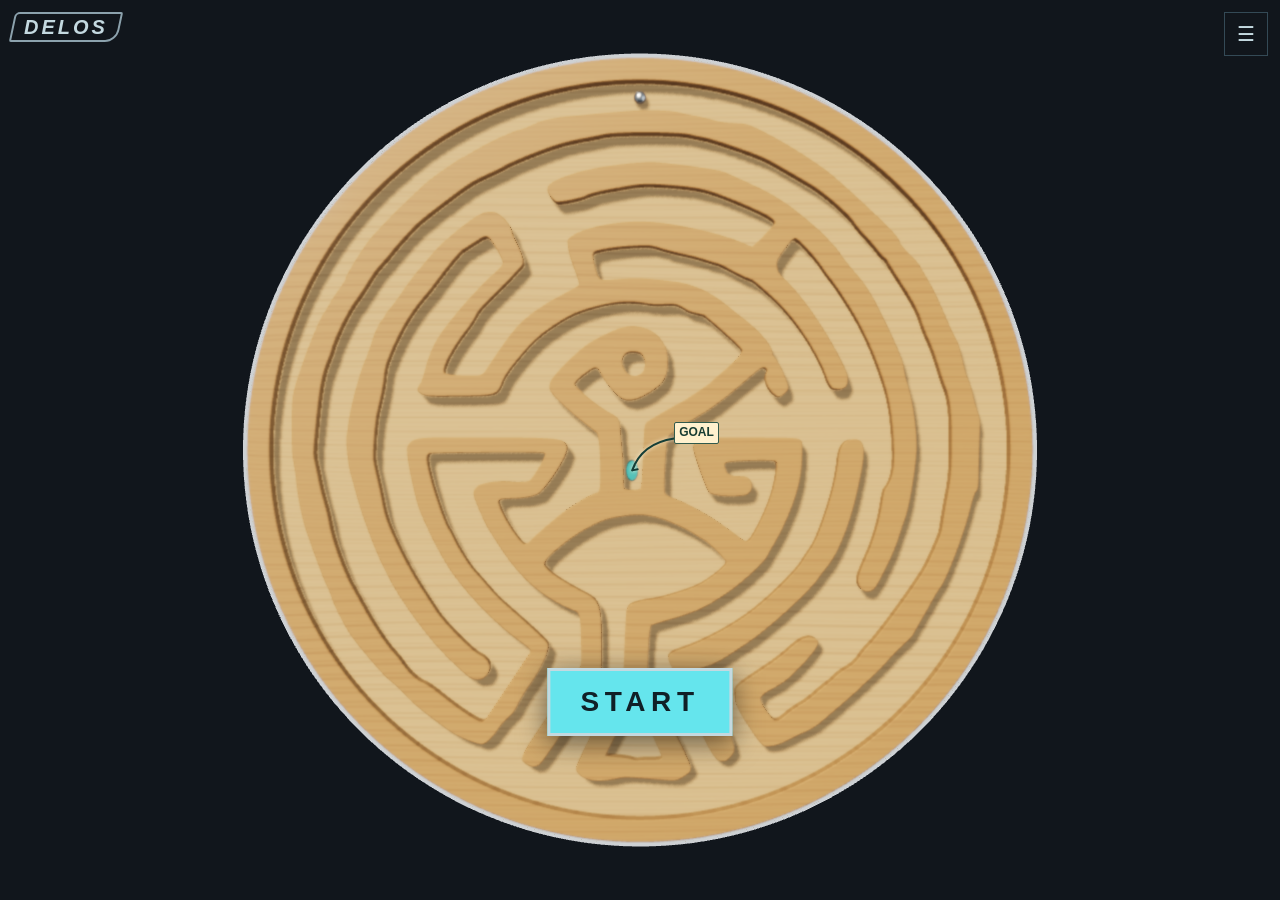
<file: index.html>
<!doctype html>
<html lang="en" data-theme="dark">
<head>
  <meta charset="utf-8"><meta name="viewport" content="width=device-width, initial-scale=1"><meta name="color-scheme" content="light dark">
  <script>try { const theme = localStorage.getItem('delos-maze-theme'); if (theme === 'light' || theme === 'dark') document.documentElement.dataset.theme = theme; } catch {}</script>
  <title>DELOS Maze</title><meta name="description" content="Tilt-maze speedrun."><meta name="theme-color" content="#11161c">
  <meta property="og:title" content="DELOS Maze"><meta property="og:description" content="Tilt-maze speedrun."><meta property="og:url" content="https://maze.tz.mt"><meta property="og:image" content="https://maze.tz.mt/og.png"><meta name="twitter:card" content="summary_large_image">
  <link rel="icon" href="data:image/svg+xml,%3Csvg xmlns='http://www.w3.org/2000/svg' viewBox='0 0 32 32'%3E%3Crect width='32' height='32' fill='%2311161c'/%3E%3Ccircle cx='16' cy='16' r='9' fill='none' stroke='%2365e5ed' stroke-width='4'/%3E%3C/svg%3E"><link rel="stylesheet" href="./style.css">
  <!-- Fetch the whole module graph in parallel instead of a 6-deep import waterfall. -->
  <link rel="modulepreload" href="./app.js"><link rel="modulepreload" href="./maze-view.js"><link rel="modulepreload" href="./maze.mjs"><link rel="modulepreload" href="./det-math.mjs"><link rel="modulepreload" href="./maze-data.mjs"><link rel="modulepreload" href="./replay.mjs">
  <link rel="modulepreload" href="./maze-renderer.mjs"><link rel="modulepreload" href="./maze-geometry.mjs"><link rel="modulepreload" href="./vendor/three/three.module.js"><link rel="modulepreload" href="./vendor/three/three.core.js">
</head>
<body>
<header class="topbar">
  <span class="logo">DELOS</span>
  <details id="maze-menu" class="maze-menu"><summary aria-label="Menu">☰</summary><div class="maze-menu-content"><select id="maze-theme" aria-label="Theme"><option value="dark">Dark</option><option value="light">Light</option></select><a href="https://github.com/tommyyzhao/delos-maze">Source</a></div></details>
</header>
<main class="maze-stage">
  <div class="maze-surface">
    <canvas id="maze-canvas" tabindex="-1" aria-label="Tilt maze" aria-describedby="maze-help"></canvas>
    <div id="maze-goal-label" class="maze-goal-annotation" aria-hidden="true" hidden><svg class="maze-goal-arrow"><path></path></svg><span class="maze-goal-label">GOAL</span></div>
    <div class="maze-hud" aria-hidden="true"><span id="maze-who" hidden></span><span id="maze-time" hidden>0:00.00</span></div>
    <button id="maze-stop" class="maze-stop" type="button" aria-label="Close replay" hidden>✕</button>
    <div id="maze-pad" class="maze-pad" aria-hidden="true" hidden><span id="maze-pad-dot" class="maze-pad-dot"></span></div>
    <button id="maze-start" class="maze-start" type="button">Loading…</button>
    <button id="maze-retry" class="maze-start" type="button" hidden>Failed to load. Retry</button>
  </div>
</main>
<p id="maze-help" class="sr-only">Cursor or drag to tilt, arrow keys also work. R restarts.</p>
<p id="maze-status" class="sr-only" role="status"></p>
<dialog id="maze-end" class="maze-end" aria-label="Result" tabindex="-1">
  <div class="maze-panel">
    <div id="maze-end-time" class="maze-big"></div>
    <div id="maze-end-best" class="maze-best"></div>
    <form id="maze-form"><input id="maze-name" name="name" placeholder="NAME" aria-label="Name" maxlength="16" required autocomplete="off" pattern="[A-Za-z0-9 _\-]{1,16}" title="1-16: letters, digits, space, _ -"><button id="maze-submit" type="submit">SUBMIT</button></form>
    <p id="maze-note" class="maze-note" role="status"></p>
    <ol id="maze-board" class="maze-board"></ol>
    <button id="maze-again" class="maze-again" type="button">PLAY AGAIN</button>
  </div>
</dialog>
<noscript><p>JavaScript required.</p></noscript>
<script type="module" src="./app.js"></script>
</body>
</html>
</file>
<file: style.css>
:root {
  color-scheme: dark;
  --bg:#11161c; --panel:#141d25; --ink:#c4d9e0; --muted:#8ca2ad; --line:#344a56; --dim:#253640;
  --bright:#65e5ed; --selection-ink:#102027; --err:#ef4955;
  --heading:"Arial Narrow","Aptos Narrow","Helvetica Neue",sans-serif;
  --mono:ui-monospace,SFMono-Regular,Consolas,monospace;
}
:root[data-theme=light] { color-scheme:light; --bg:#e4ebee; --panel:#f1f5f6; --ink:#243c46; --muted:#4e6671; --line:#a2b5be; --dim:#d6e2e7; --bright:#00677c; --selection-ink:#f1f5f6; --err:#c62939 }
* { box-sizing:border-box }
html,body { height:100%; margin:0; overflow:hidden; overscroll-behavior:none; background:var(--bg) }
body { height:100dvh; display:flex; flex-direction:column; color:var(--ink); font:14px/1.45 system-ui,-apple-system,"Segoe UI",sans-serif }
a { color:inherit; text-underline-offset:4px }
button,input,select { font:inherit; color:inherit; border:1px solid var(--line); border-radius:0; background:var(--panel); padding:0 10px; min-height:44px }
button { cursor:pointer; font-weight:700 }
button:hover:not(:disabled) { background:var(--dim); border-color:var(--muted) }
button:disabled { opacity:.5; cursor:default }
:focus-visible { outline:2px solid var(--bright); outline-offset:3px }
[hidden] { display:none!important }
.sr-only { position:absolute; width:1px; height:1px; margin:-1px; overflow:hidden; clip:rect(0,0,0,0); white-space:nowrap }

.topbar { position:fixed; z-index:5; inset:0 0 auto; display:flex; justify-content:space-between; align-items:flex-start; padding:12px; pointer-events:none } /* floats in the dead space around the square board */
.logo { position:relative; padding:5px 12px; font:italic 800 20px/1 var(--heading); letter-spacing:.15em }
.logo:before { content:""; position:absolute; inset:0; border:2px solid var(--muted); border-radius:5px 2px 12px 2px; transform:skew(-12deg) }
.maze-menu { position:relative; pointer-events:auto }
.maze-menu summary { display:grid; place-items:center; width:44px; height:44px; border:1px solid var(--line); list-style:none; font:20px var(--mono); cursor:pointer }
.maze-menu summary::-webkit-details-marker { display:none }
.maze-menu-content { position:absolute; right:0; top:48px; display:grid; gap:10px; min-width:150px; padding:12px; border:1px solid var(--muted); background:var(--panel) }

.maze-stage { flex:1; min-height:0; display:grid; place-items:center }
.maze-surface { position:relative; width:min(100vw,100dvh); aspect-ratio:1 }
canvas { display:block; width:100%; height:100%; touch-action:none }
canvas:focus-visible { outline:none } /* the board is the page; a ring around it is noise */
/* START sits below the goal pocket (just under board centre) so the GOAL callout stays visible */
.maze-start { position:absolute; left:50%; top:78%; transform:translate(-50%,-50%); z-index:3; min-width:150px; min-height:68px; padding:0 30px; font:800 28px/1 var(--heading); letter-spacing:.2em; background:var(--bright); color:var(--selection-ink); border:3px solid var(--ink); box-shadow:0 6px 28px rgb(0 0 0 / .55) }
.maze-start:hover:not(:disabled) { background:var(--ink); color:var(--bg); border-color:var(--bright) }
#maze-retry { font-size:18px; letter-spacing:.05em }
.maze-hud { position:fixed; left:12px; bottom:12px; z-index:2; display:flex; flex-direction:column; align-items:flex-start; gap:4px; font:700 18px/1.3 var(--mono); color:#e8f4f7; pointer-events:none }
.maze-hud span { padding:3px 8px; background:rgb(17 22 28 / .78); border:1px solid var(--line) }
.maze-stop { position:fixed; right:12px; top:68px; z-index:3; width:44px; background:rgb(17 22 28 / .78); color:#e8f4f7 }
.maze-pad { position:fixed; right:12px; bottom:12px; z-index:2; width:96px; aspect-ratio:1; border-radius:50%; background:rgb(17 22 28 / .72); border:2px solid #65e5ed; pointer-events:none }
.maze-pad:before,.maze-pad:after { content:""; position:absolute; background:rgb(101 229 237 / .35) }
.maze-pad:before { left:50%; top:6%; bottom:6%; width:1px }
.maze-pad:after { top:50%; left:6%; right:6%; height:1px }
.maze-pad-dot { position:absolute; left:50%; top:50%; width:16%; aspect-ratio:1; border-radius:50%; transform:translate(-50%,-50%); background:#ffd166; border:2px solid #11161c }
.maze-goal-annotation { position:absolute; inset:0; pointer-events:none; transition:opacity .5s }
.maze-goal-annotation[data-fade=true] { opacity:0 }
.maze-goal-arrow { position:absolute; inset:0; width:100%; height:100%; overflow:hidden; fill:none; stroke:#153e37; stroke-width:2; stroke-linecap:round; stroke-linejoin:round; filter:drop-shadow(0 0 2px #fff5d9) }
.maze-goal-label { position:absolute; padding:2px 4px; border:1px solid #315a4c; border-radius:2px; background:#fff1ce; color:#173c32; font:700 12px/1.3 sans-serif }

.maze-end { width:100%; height:100%; max-width:none; max-height:none; margin:0; padding:0; border:0; background:none; color:var(--ink) }
.maze-end[open] { display:flex; align-items:center; justify-content:center }
.maze-end::backdrop { background:rgb(8 12 16 / .74) }
.maze-panel { width:min(92vw,400px); max-height:92dvh; display:flex; flex-direction:column; align-items:stretch; gap:10px; padding:16px; border:1px solid var(--line); background:var(--panel); text-align:center }
.maze-big { font:700 44px/1.1 var(--mono); color:var(--bright) }
.maze-best { font:700 13px var(--mono); letter-spacing:.12em; color:var(--muted) }
#maze-form { display:flex; gap:8px }
#maze-name { flex:1; min-width:0; font:16px var(--mono); background:var(--bg) }
.maze-note:empty { display:none }
.maze-note { margin:0; font:12px/1.4 var(--mono); color:var(--muted) }
.maze-board { flex:1 1 auto; min-height:0; overflow-y:auto; margin:0; padding:0; list-style:none; text-align:left; font:14px var(--mono) }
.maze-board li { display:grid; grid-template-columns:3ch minmax(0,1fr) auto 40px; align-items:center; gap:10px; padding:2px 6px; border-bottom:1px solid var(--line) }
.maze-board li.me { background:var(--dim); color:var(--bright); font-weight:700 }
.maze-board span:nth-child(2) { overflow-wrap:anywhere }
.maze-board button { min-height:36px; padding:0; border:0; background:none }
.maze-again { min-height:48px; letter-spacing:.15em; background:var(--bright); color:var(--selection-ink) }
.maze-again:hover:not(:disabled) { background:var(--ink); color:var(--bg) }
@media(max-width:600px) { .maze-start { min-width:130px; min-height:60px; font-size:24px } .maze-big { font-size:38px } }
@media(prefers-reduced-motion:reduce) { * { transition:none!important } }
@media(forced-colors:active) { .maze-goal-label,.maze-hud span,.maze-pad,.maze-stop { background:Canvas; color:CanvasText; border:1px solid CanvasText } .maze-goal-arrow { stroke:CanvasText; filter:none } .maze-pad-dot { background:Highlight } * { box-shadow:none!important } }
</file>
